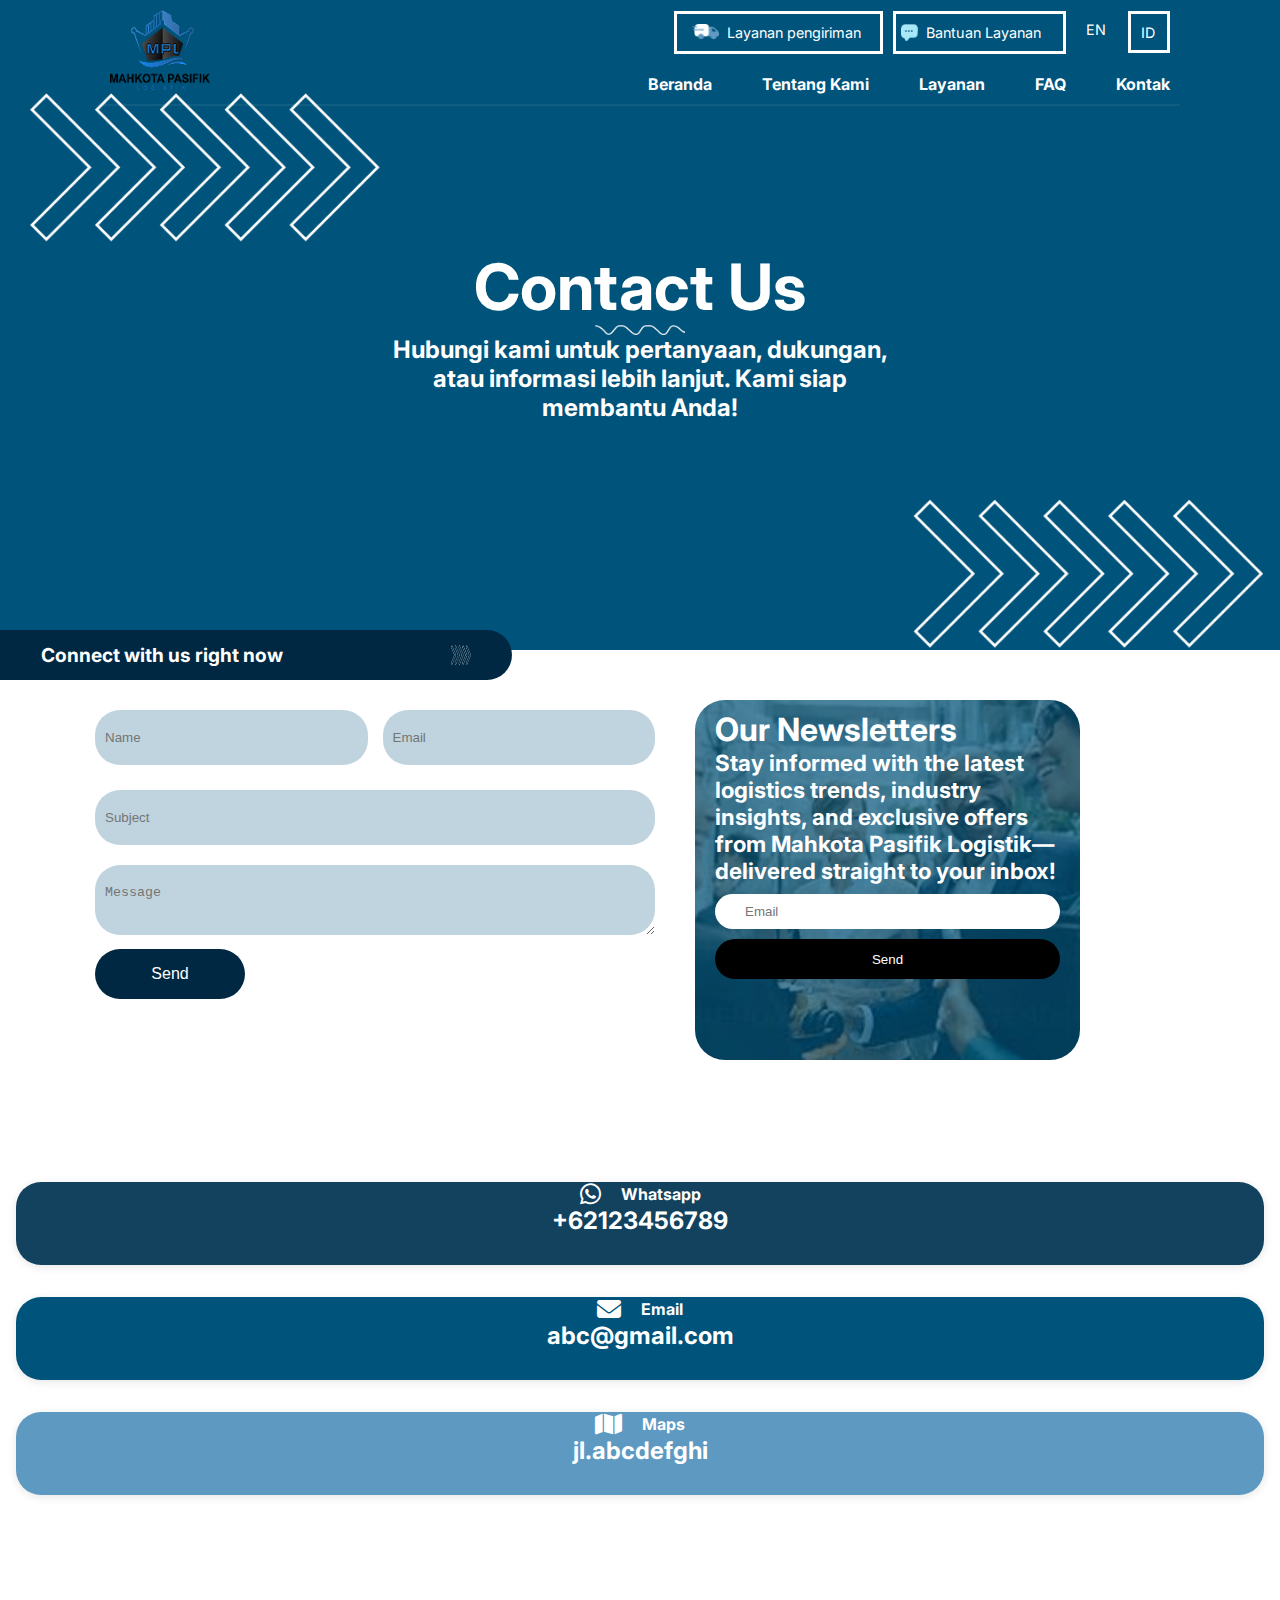
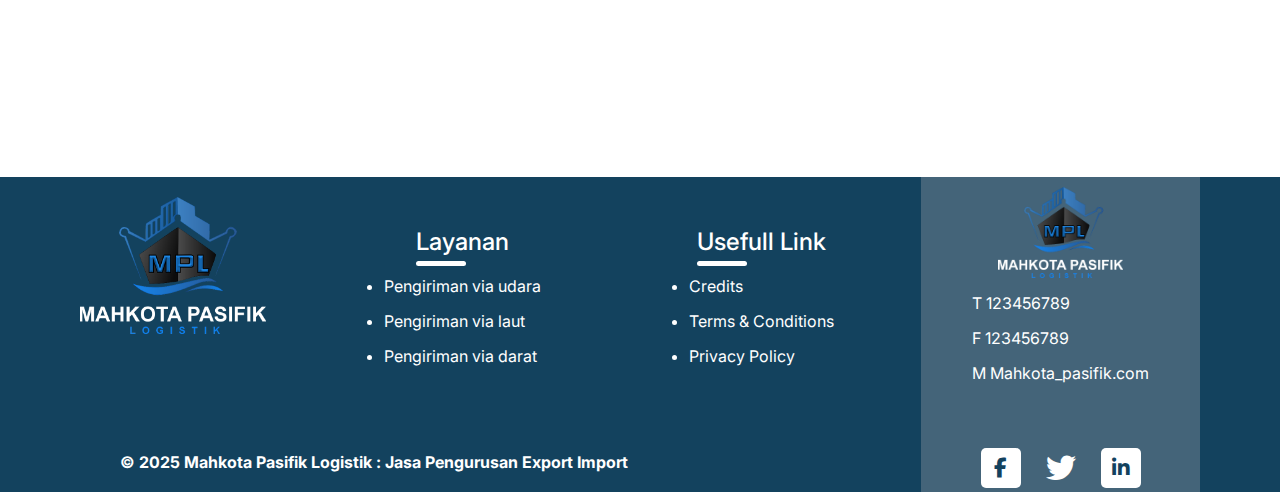
<file: contact.html>
<!DOCTYPE html>
<html lang="en">
<head>
    <meta charset="UTF-8">
    <meta name="viewport" content="width=device-width, initial-scale=1.0">
    <title>Contact</title>
    <link rel="stylesheet" href="Assets/Css/contact.css">
    <link rel="stylesheet" href="Assets/Css/global.css">
    <link rel="stylesheet" href="https://cdnjs.cloudflare.com/ajax/libs/font-awesome/6.7.2/css/all.min.css">
</head>
<body>
    <header class="header" id="header">
        <nav id="navbar">
            <div class="nav-logo">
                <img src="Assets/Image/logo.png" alt="">
            </div>
            <div class="nav-menu">
                <div class="nav-button">
                    <a class="btn-delivery"><img src="Assets/Image/layanan-pengiriman.png" alt="">Layanan pengiriman</a>
                    <a class="btn-message"><img src="Assets/Image/bantuan-layanan.png" alt="">Bantuan Layanan</a>
                    <a class="btn-translate">EN</a>
                    <a class="btn-translate active">ID</a>
                </div>
                <div class="nav-list">
                    <ul>
                        <li><a href="index.html" class="nav-link"><span>Beranda</span></a></li>
                        <li><a href="about.html" class="nav-link"><span>Tentang Kami</span></a></li>
                        <li><a href="service.html" class="nav-link"><span>Layanan</span></a></li>
                        <li><a href="FAQ.html" class="nav-link"><span>FAQ</span></a></li>
                        <li><a href="contact.html" class="nav-link"><span>Kontak</span></a></li>
                    </ul>
                </div>
            </div>
        </nav>
    </header>
    <section class="judul">
            <div class="contact-title">
                <div class="text-title">
                    <h1>Contact Us</h1>
                    <img src="Assets/Image/vektor.png" alt="vektor"/>
                    <h2>Hubungi kami untuk pertanyaan, dukungan, atau informasi lebih lanjut. Kami siap membantu Anda!</h2>
                </div>
            </div>
    </section>
    <div class="container-connect">
        <div class="connect">
            <p>Connect with us right now </p>
            <img src="Assets/Image/arrow.png" alt="panah"/>
        </div>
    </div>
    <section class="forms">
        <div class="from-contact">
            <div class="from-contact-left">
                <div class="from-header">
                    <input type="text" id="name" placeholder="Name">
                    <input type="email" id="email" placeholder="Email">
                </div>
                <div class="from-footer">
                    <input type="text" placeholder="Subject">
                    <textarea placeholder="Message"></textarea>
                    <button class="button1">Send</button>
                </div>
            </div>            
            <div class="from-contact-right">
                <div class="from-contact-right-content">
                    <h1>Our Newsletters</h1>
                    <h2>Stay informed with the latest logistics trends, industry insights, and exclusive offers from Mahkota Pasifik Logistik—delivered straight to your inbox!</h2>
                    <input type="email" placeholder="Email">
                    <button class="button2">Send</button>
                </div>
            </div>
        </div>
    </section>
    <section class="infromations">
        <div class="information">
            <div class="informasi-chat">
                <div class="whatsapp">
                    <div class="whatapptext">
                        <i class="fa-brands fa-whatsapp"></i>
                        <p>Whatsapp</p>
                    </div>
                    <h1>+62123456789</h1>
                </div>
                <div class="whatsapp" id="wa-2">
                    <div class="whatapptext">
                        <i class="fa-solid fa-envelope"></i>
                        <p>Email</p>
                    </div>
                    <h1>abc@gmail.com</h1>
                </div>
                <div class="whatsapp" id="wa-3">
                    <div class="whatapptext">
                        <i class="fa-solid fa-map"></i>
                        <p>Maps</p>
                    </div>
                    <h1>jl.abcdefghi</h1>
                </div>
            </div>
        </div>
        <div class="map">
            <iframe id="map" src="https://www.google.com/maps/embed?pb=!1m18!1m12!1m3!1d3966.500663421931!2d106.77312391017972!3d-6.197481843764301!2m3!1f0!2f0!3f0!3m2!1i1024!2i768!4f13.1!3m3!1m2!1s0x2e69f7850083e793%3A0xcdf63e99297af2d8!2sVilla%20Kebon%20Jeruk!5e0!3m2!1sid!2sid!4v1738220073248!5m2!1sid!2sid"  
            style="border:0;" 
            allowfullscreen="" 
            loading="lazy" 
            referrerpolicy="no-referrer-when-downgrade">
            </iframe>
        </div>
    </section>
    <footer class="footer">
        <div class="footer-container">
            <div class="row">
                <div class="row-img">
                    <img src="Assets/Image/logo_mpl.png" alt="logompl">
                </div>
                <div class="footer-col">
                    <h4>Layanan</h4>
                    <ul>
                        <li><a href="#">Pengiriman via udara</a></li>
                        <li><a href="#">Pengiriman via laut</a></li>
                        <li><a href="#">Pengiriman via darat</a></li>
                    </ul>
                </div>
                <div class="footer-col">
                    <h4>Usefull Link</h4>
                    <ul>
                        <li><a href="#">Credits</a></li>
                        <li><a href="#">Terms & Conditions</a></li>
                        <li><a href="#">Privacy Policy</a></li>
                    </ul>
                </div>
                <div class="footer-col" id="col2">
                    <img src="Assets/Image/logo_mpl.png" alt="logompl">
                    <ul>
                        <li><a href="#">T 123456789</a></li>
                        <li><a href="#">F 123456789</a></li>
                        <li><a href="#">M Mahkota_pasifik.com</a></li>
                    </ul>
                    <div class="social-icons">
                        <i class="fa-brands fa-facebook-f"></i>
                        <i class="fa-brands fa-twitter"></i>
                        <i class="fa-brands fa-linkedin-in"></i>
                    </div>
                </div>
            </div>
            <div class="line">
                <h1>© 2025 Mahkota Pasifik Logistik : Jasa Pengurusan Export Import</h1>
            </div>
        </div>
    </footer>
</body>
</html>
</file>
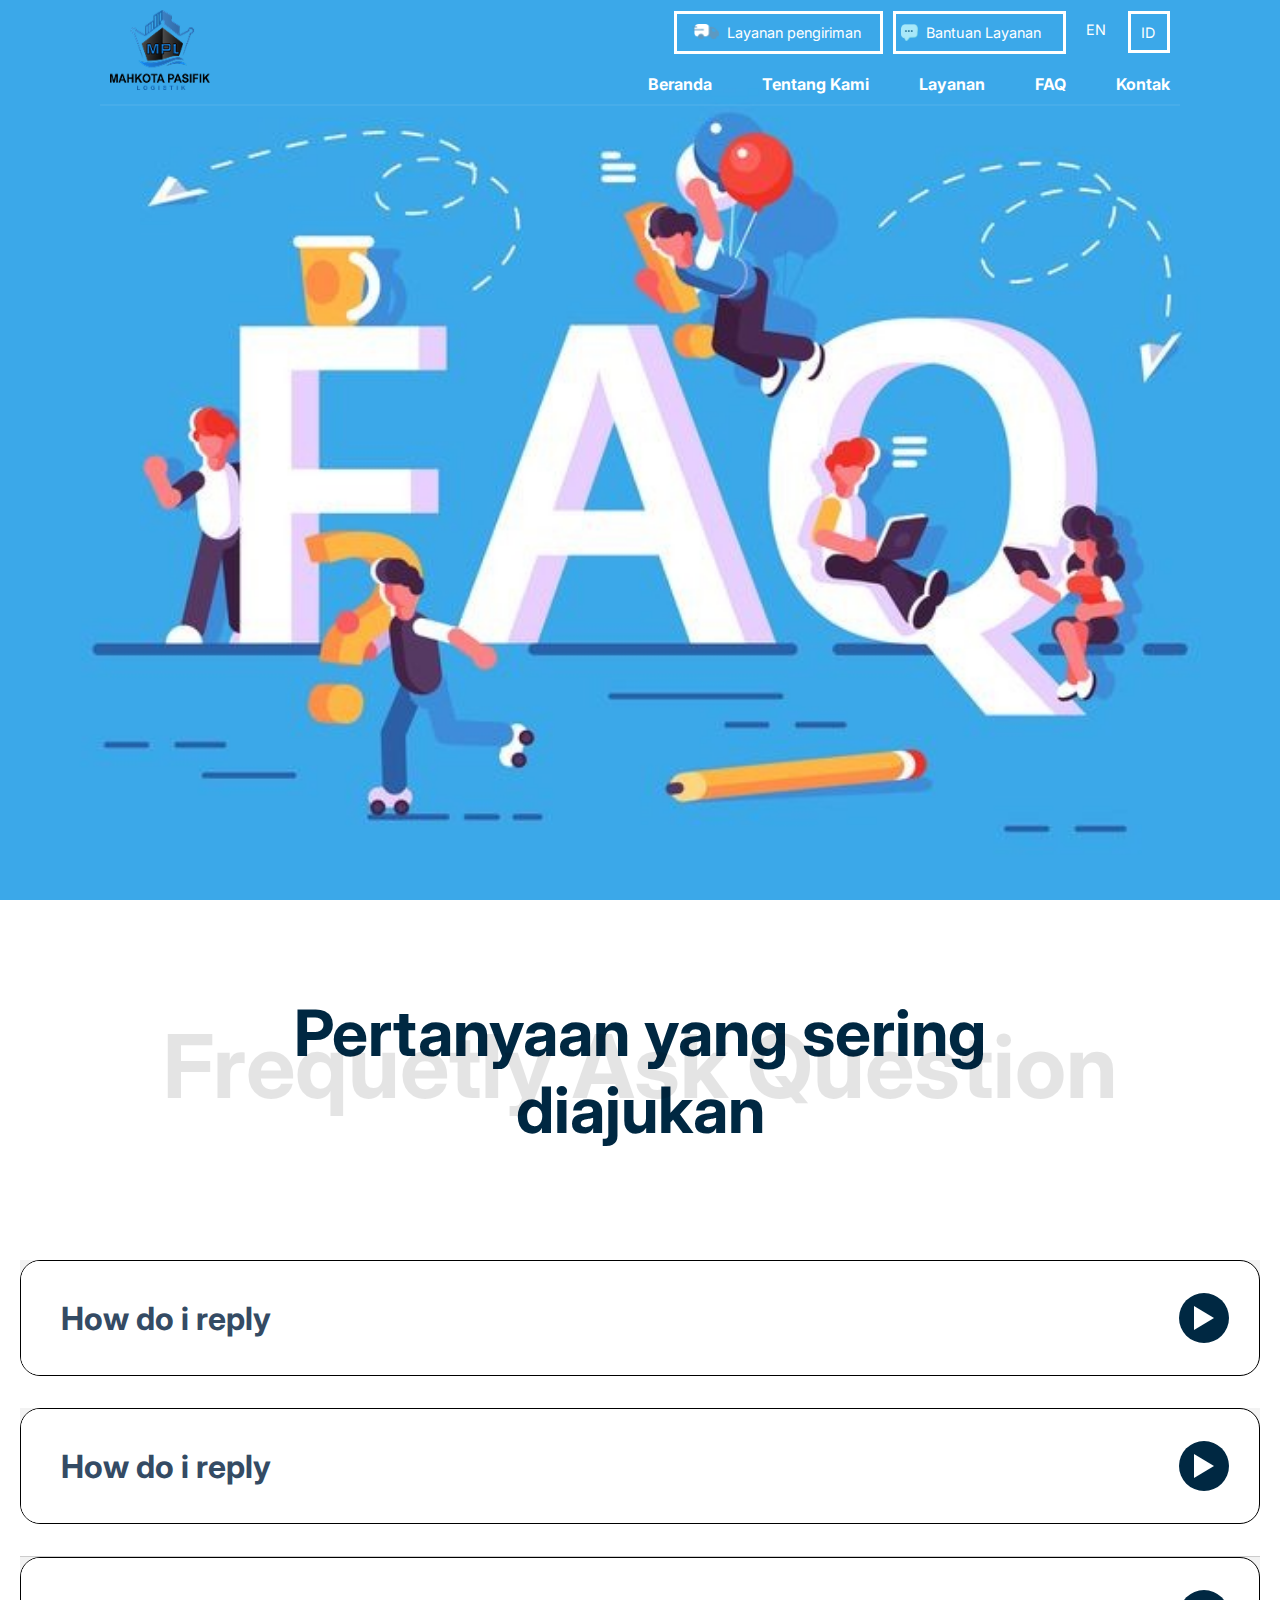
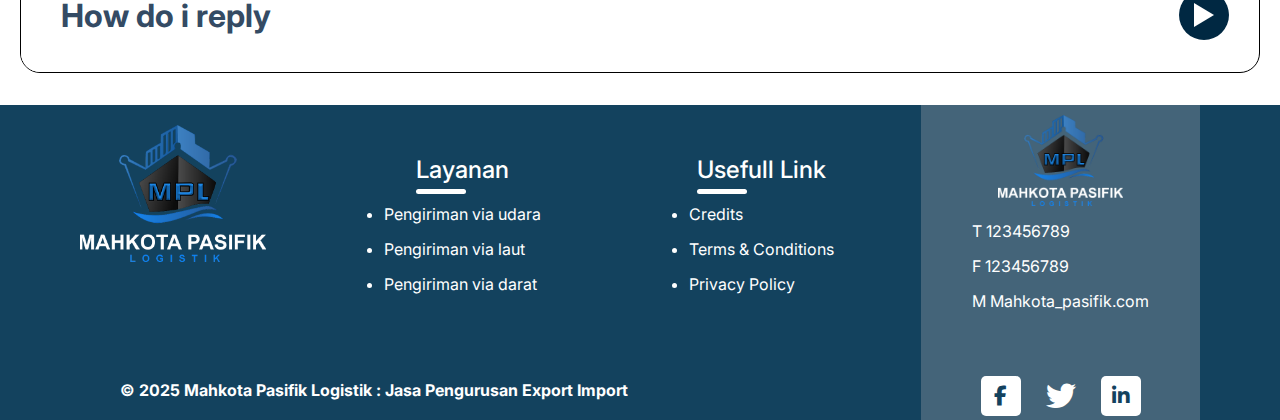
<file: FAQ.html>
<!DOCTYPE html>
<html lang="en">
<head>
    <meta charset="UTF-8">
    <meta name="viewport" content="width=device-width, initial-scale=1.0">
    <title>FAQ</title>
    <link rel="stylesheet" href="Assets/Css/faq.css">
    <link rel="stylesheet" href="Assets/Css/global.css">
    <link rel="stylesheet" href="https://cdnjs.cloudflare.com/ajax/libs/font-awesome/6.7.2/css/all.min.css">
</head>
<body>
    <header class="header" id="header">
        <nav id="navbar">
            <div class="nav-logo">
                <img src="Assets/Image/logo.png" alt="">
            </div>
            <div class="nav-menu">
                <div class="nav-button">
                    <a class="btn-delivery"><img src="Assets/Image/layanan-pengiriman.png" alt="">Layanan pengiriman</a>
                    <a class="btn-message"><img src="Assets/Image/bantuan-layanan.png" alt="">Bantuan Layanan</a>
                    <a class="btn-translate">EN</a>
                    <a class="btn-translate active">ID</a>
                </div>
                <div class="nav-list">
                    <ul>
                        <li><a href="index.html" class="nav-link"><span>Beranda</span></a></li>
                        <li><a href="about.html" class="nav-link"><span>Tentang Kami</span></a></li>
                        <li><a href="service.html" class="nav-link"><span>Layanan</span></a></li>
                        <li><a href="FAQ.html" class="nav-link"><span>FAQ</span></a></li>
                        <li><a href="contact.html" class="nav-link"><span>Kontak</span></a></li>
                    </ul>
                </div>
            </div>
        </nav>
    </header>
    <div class="faq-start"></div>
    <div class="faq-title">
        <h1>Frequetly Ask Question</h1>
        <p>Pertanyaan yang sering <br> diajukan</p>
    </div>
    <section class="faq-section">
        <ul class="faq">
            <li>
                <div class="q">
                    <span class="kotak"></span>
                    <span class="text-q">How do i reply</span>
                    <div class="arrow-box">
                        <span class="arrow"></span>
                    </div>
                </div>
                <div class="a">
                    <span class="kotak" id="kotak1"></span>
                    <span class="text-a">Lorem ipsum dolor, sit amet consectetur adipisicing elit. Adipisci ipsa quisquam dolores eum excepturi eaque quia. Eos alias, doloremque est rem illum saepe libero nostrum perferendis aliquam id ratione reprehenderit laboriosam dolores nemo. Saepe dolorum, quia quasi modi beatae enim, voluptas recusandae corrupti itaque quo voluptates, eius incidunt sapiente tempore facere? Assumenda sapiente blanditiis ipsum maxime doloribus odio optio adipisci quas, porro perferendis! Aliquam magni, natus modi provident maxime perspiciatis.</span>
                </div>
            </li>
            <li>
                <div class="q">
                    <span class="kotak"></span>
                    <span class="text-q">How do i reply</span>
                    <div class="arrow-box">
                        <span class="arrow"></span>
                    </div>
                </div>
                <div class="a">
                    <span class="kotak" id="kotak1"></span>
                    <span class="text-a">Lorem ipsum dolor sit amet consectetur adipisicing elit. Eaque quasi quaerat, eligendi iure laudantium repudiandae tempore, voluptas veniam mollitia commodi provident animi dignissimos, fugiat sapiente maiores! Neque culpa sed fugiat!</span>
                </div>
            </li>
            <li>
                <div class="q">
                    <span class="kotak"></span>
                    <span class="text-q">How do i reply</span>
                    <div class="arrow-box">
                        <span class="arrow"></span>
                    </div>
                </div>
                <div class="a">
                    <span class="kotak" id="kotak1"></span>
                    <span class="text-a">Lorem ipsum dolor sit amet consectetur adipisicing elit. Eaque quasi quaerat, eligendi iure laudantium repudiandae tempore, voluptas veniam mollitia commodi provident animi dignissimos, fugiat sapiente maiores! Neque culpa sed fugiat!</span>
                </div>
            </li>
        </ul>
    </section>
    <footer class="footer">
        <div class="footer-container">
            <div class="row">
                <div class="row-img">
                    <img src="Assets/Image/logo_mpl.png" alt="logompl">
                </div>
                <div class="footer-col">
                    <h4>Layanan</h4>
                    <ul>
                        <li><a href="#">Pengiriman via udara</a></li>
                        <li><a href="#">Pengiriman via laut</a></li>
                        <li><a href="#">Pengiriman via darat</a></li>
                    </ul>
                </div>
                <div class="footer-col">
                    <h4>Usefull Link</h4>
                    <ul>
                        <li><a href="#">Credits</a></li>
                        <li><a href="#">Terms & Conditions</a></li>
                        <li><a href="#">Privacy Policy</a></li>
                    </ul>
                </div>
                <div class="footer-col" id="col2">
                    <img src="Assets/Image/logo_mpl.png" alt="logompl">
                    <ul>
                        <li><a href="#">T  123456789</a></li>
                        <li><a href="#">F  123456789</a></li>
                        <li><a href="#">M  Mahkota_pasifik.com</a></li>
                    </ul>
                    <div class="social-icons">
                        <i class="fa-brands fa-facebook-f"></i>
                        <i class="fa-brands fa-twitter"></i>
                        <i class="fa-brands fa-linkedin-in"></i>
                    </div>
                </div>
            </div>
            <div class="line">
                <h1>© 2025 Mahkota Pasifik Logistik : Jasa Pengurusan Export Import</h1>
            </div>
        </div>
    </footer>
</body>
<script src="Assets/Js/faq.js"></script>
</html>
</file>
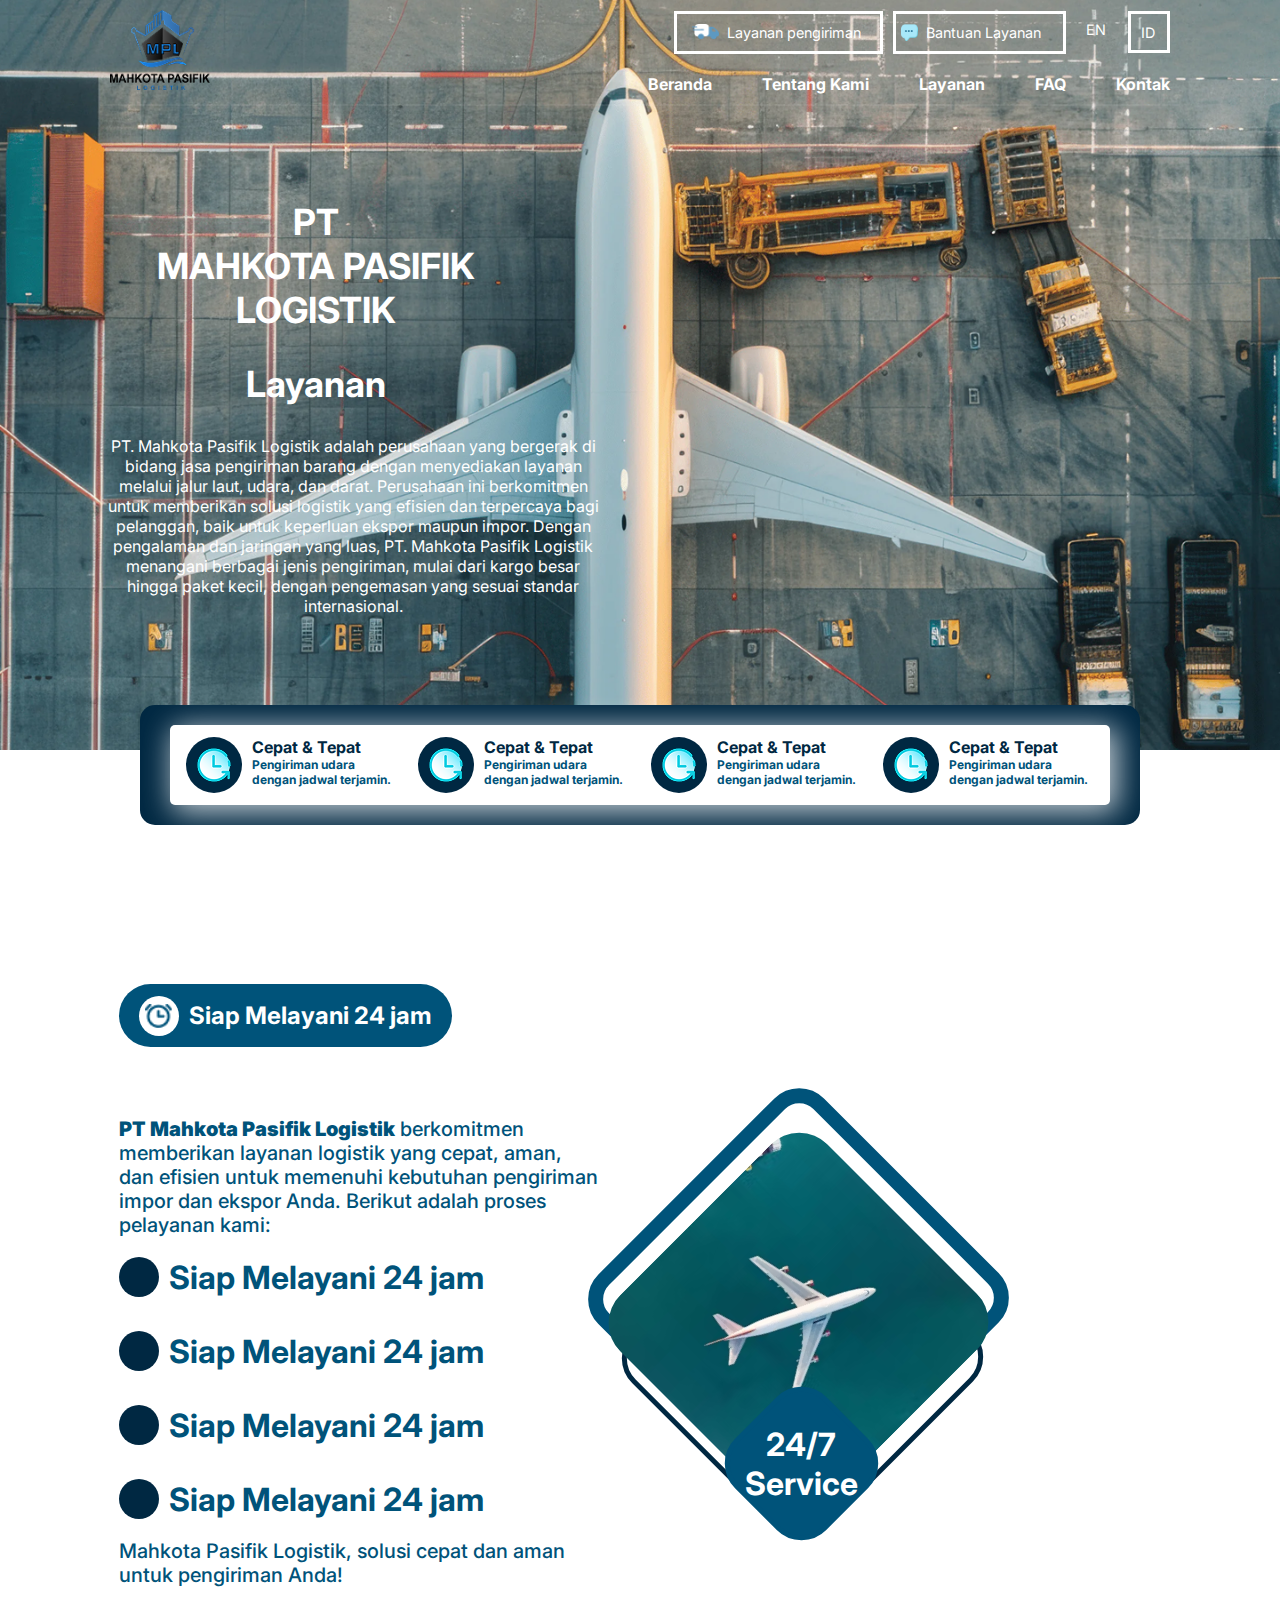
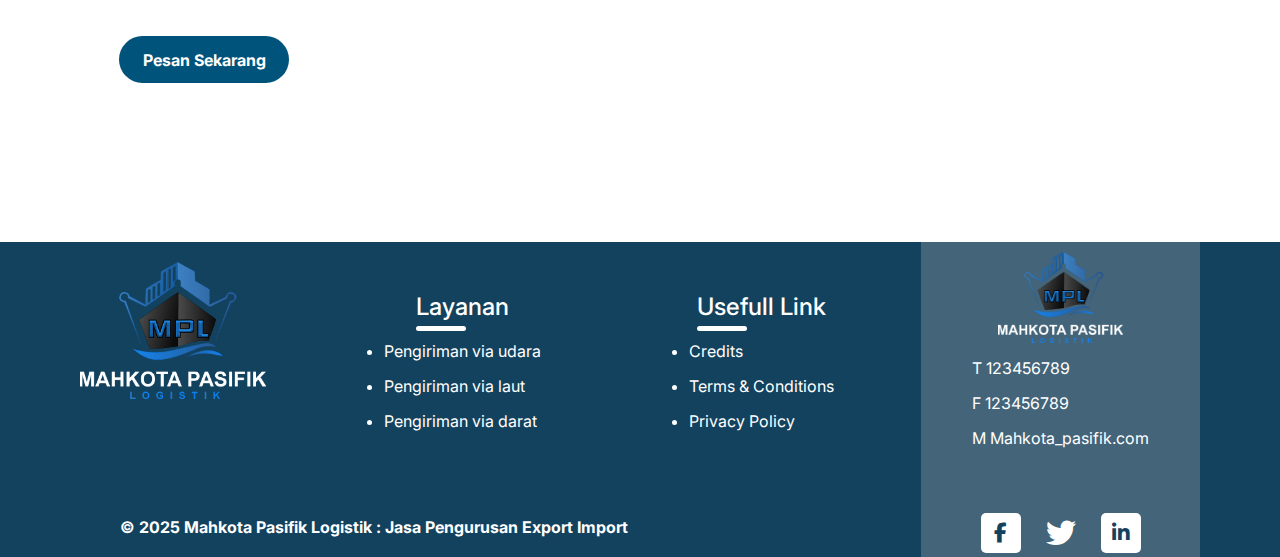
<file: service.html>
<!DOCTYPE html>
<html lang="en">

<head>
    <meta charset="UTF-8">
    <meta name="viewport" content="width=device-width, initial-scale=1.0">
    <title>Document</title>
    <link rel="stylesheet" href="Assets/Css/global.css">
    <link rel="stylesheet" href="Assets/Css/service.css">
    <link rel="stylesheet" href="https://cdnjs.cloudflare.com/ajax/libs/font-awesome/6.7.2/css/all.min.css">
</head>

<body>
    <header class="header" id="header">
        <nav id="navbar">
            <div class="nav-logo">
                <img src="Assets/Image/logo.png" alt="">
            </div>
            <div class="nav-menu">
                <div class="nav-button">
                    <a class="btn-delivery"><img src="Assets/Image/layanan-pengiriman.png" alt="">Layanan pengiriman</a>
                    <a class="btn-message"><img src="Assets/Image/bantuan-layanan.png" alt="">Bantuan Layanan</a>
                    <a class="btn-translate">EN</a>
                    <a class="btn-translate active">ID</a>
                </div>
                <div class="nav-list">
                    <ul>
                        <li><a href="index.html" class="nav-link"><span>Beranda</span></a></li>
                        <li><a href="about.html" class="nav-link"><span>Tentang Kami</span></a></li>
                        <li><a href="service.html" class="nav-link"><span>Layanan</span></a></li>
                        <li><a href="FAQ.html" class="nav-link"><span>FAQ</span></a></li>
                        <li><a href="contact.html" class="nav-link"><span>Kontak</span></a></li>
                    </ul>
                </div>
            </div>
        </nav>
    </header>
    <main>
        <section class="hero">
            <div class="hero-container">
                <h1>PT<br>MAHKOTA PASIFIK LOGISTIK</h1>
                <h1>Layanan</h1>
                <p>PT. Mahkota Pasifik Logistik adalah perusahaan yang bergerak di bidang jasa pengiriman barang dengan
                    menyediakan layanan melalui jalur laut, udara, dan darat. Perusahaan ini berkomitmen untuk
                    memberikan solusi logistik yang efisien dan terpercaya bagi pelanggan, baik untuk keperluan ekspor
                    maupun impor. Dengan pengalaman dan jaringan yang luas, PT. Mahkota Pasifik Logistik menangani
                    berbagai jenis pengiriman, mulai dari kargo besar hingga paket kecil, dengan pengemasan yang sesuai
                    standar internasional.</p>
            </div>
            <div class="service-stats">
            <div class="service-stats-content">
                <div class="service-stats-item">
                    <div class="service-stats-item-icon">
                        <img src="Assets/Image/Delivery Time.png" alt="">
                    </div>
                    <div class="service-stats-item-text">
                        <h3>Cepat & Tepat</h3>
                        <p>Pengiriman udara dengan jadwal terjamin.</p>
                    </div>
                </div>
                <div class="service-stats-item">
                    <div class="service-stats-item-icon">
                        <img src="Assets/Image/Delivery Time.png" alt="">
                    </div>
                    <div class="service-stats-item-text">
                        <h3>Cepat & Tepat</h3>
                        <p>Pengiriman udara dengan jadwal terjamin.</p>
                    </div>
                </div>
                <div class="service-stats-item">
                    <div class="service-stats-item-icon">
                        <img src="Assets/Image/Delivery Time.png" alt="">
                    </div>
                    <div class="service-stats-item-text">
                        <h3>Cepat & Tepat</h3>
                        <p>Pengiriman udara dengan jadwal terjamin.</p>
                    </div>
                </div>
                <div class="service-stats-item">
                    <div class="service-stats-item-icon">
                        <img src="Assets/Image/Delivery Time.png" alt="">
                    </div>
                    <div class="service-stats-item-text">
                        <h3>Cepat & Tepat</h3>
                        <p>Pengiriman udara dengan jadwal terjamin.</p>
                    </div>
                </div>
            </div>
        </div>
        </section>
        <section class="service">
            <div class="service-container">
                <div class="service-container-left">
                    <div class="service-container-left-header">
                        <div class="icon"><img src="Assets/Image/icon_header_service.png" alt=""></div>
                        <h1>Siap Melayani 24 jam</h1>
                    </div>
                    <div class="service-container-left-text">
                        <p><strong>PT Mahkota Pasifik Logistik</strong> berkomitmen memberikan layanan logistik yang
                            cepat, aman, dan
                            efisien untuk memenuhi kebutuhan pengiriman impor dan ekspor Anda. Berikut adalah proses
                            pelayanan kami:</p>
                        <ul>
                            <li class="list-item">
                                <div class="ellipse"></div>
                                <h1>Siap Melayani 24 jam</h1>
                            </li>
                            <li class="list-item">
                                <div class="ellipse"></div>
                                <h1>Siap Melayani 24 jam</h1>
                            </li>
                            <li class="list-item">
                                <div class="ellipse"></div>
                                <h1>Siap Melayani 24 jam</h1>
                            </li>
                            <li class="list-item">
                                <div class="ellipse"></div>
                                <h1>Siap Melayani 24 jam</h1>
                            </li>
                        </ul>
                        <p class="bottom-text">Mahkota Pasifik Logistik, solusi cepat dan aman untuk pengiriman Anda!</p>
                    </div>
                    <button>Pesan Sekarang</button>
                </div>
                <div class="service-container-right">
                    <div class="bottom-border"></div>
                    <div class="top-border">
                    <div class="image"> <img src="Assets/Image/service_image1.png" alt=""></div>
                    </div>
                    <div class="text-service"><p>24/7<br>Service</p></div>
                </div>
            </div>
        </section>
        
    </main>
    <footer class="footer">
        <div class="footer-container">
            <div class="row">
                <div class="row-img">
                    <img src="Assets/Image/logo_mpl.png" alt="logompl">
                </div>
                <div class="footer-col">
                    <h4>Layanan</h4>
                    <ul>
                        <li><a href="#">Pengiriman via udara</a></li>
                        <li><a href="#">Pengiriman via laut</a></li>
                        <li><a href="#">Pengiriman via darat</a></li>
                    </ul>
                </div>
                <div class="footer-col">
                    <h4>Usefull Link</h4>
                    <ul>
                        <li><a href="#">Credits</a></li>
                        <li><a href="#">Terms & Conditions</a></li>
                        <li><a href="#">Privacy Policy</a></li>
                    </ul>
                </div>
                <div class="footer-col" id="col2">
                    <img src="Assets/Image/logo_mpl.png" alt="logompl">
                    <ul>
                        <li><a href="#">T  123456789</a></li>
                        <li><a href="#">F  123456789</a></li>
                        <li><a href="#">M  Mahkota_pasifik.com</a></li>
                    </ul>
                    <div class="social-icons">
                        <i class="fa-brands fa-facebook-f"></i>
                        <i class="fa-brands fa-twitter"></i>
                        <i class="fa-brands fa-linkedin-in"></i>
                    </div>
                </div>
            </div>
            <div class="line">
                <h1>© 2025 Mahkota Pasifik Logistik : Jasa Pengurusan Export Import</h1>
            </div>
        </div>
    </footer>
    <script src="Assets/Js/script.js"></script>
</body>

</html>
</file>
<file: Assets/Css/contact.css>
@import url('https://fonts.googleapis.com/css2?family=Inter:ital,opsz,wght@0,14..32,100..900;1,14..32,100..900&family=Mulish:ital,wght@0,200..1000;1,200..1000&family=Space+Grotesk:wght@300..700&display=swap');
:root{
    --base-color: white;
    --text-color: #344B64;
    --secondary-text: black;
    --secondary-color: #00537A;
    --connect-color: #002842;
}
body{
    background-color: var(--base-color);
    margin: 0;
    padding: 0;
    font-family: inter;
}
.contact-title{
    background-image: url('../Image/COTANT2.png'); 
    background-size:cover; 
    background-position: center; 
    width: 100%;
    height: 100vh;
    display: flex;
    flex-direction: column;
    align-items: center;
    justify-content: center;
    color: var(--base-color);
}
.text-title{
    width: 40%;
    display: flex;
    flex-direction: column;
    align-items: center;
    margin-top: 75px;
}
.text-title h1{
    font-size: 5rem;
    margin: 0;
}
.text-title img{
    width: 200px;
    height: 30px;
}
.text-title h2{
    font-size: 1.55rem;
    text-align: center;
}
.container-connect{
    width: 100%;
    margin-top: -45px;
}
.connect{
    display: flex;
    flex-direction: row;
    width: 40%;
    height: 90px;
    background-color: var(--connect-color);
    align-items: center;
    justify-content: center;
    border-radius: 0 25px 25px 0;
}
.connect p{
    width: 80%;
    font-size: 2rem;
    font-weight: bold;
    color: var(--base-color);

}
.connect img{
    width: 50px;
    height: 50px;
}
.from-contact{
    width: 100%;
    height: 60vh;
    display: flex;
    flex-direction: row;
    margin-top: 40px;
    font-family: inter;
}
.from-contact-left {
    width: 56%; /* Pastikan lebar form tetap 65% */
    max-width: 600px; /* Batasi lebar maksimum agar tidak terlalu besar */
    margin: auto; 
    margin-right: 0px;
    margin-top: 0;/* Pusatkan di tengah */
    display: flex;
    flex-direction: column;
    gap: 15px; 
    padding: 0;
     
}

.from-header,
input[type="text"],
textarea {
    width: 100%; /* Pastikan semua memiliki lebar yang sama */
}

.from-header {
    display: flex;
    gap: 15px;
    width: 100%; /*calc(100% + 100px); */
}
.from-header input {
    flex: 1; 
    padding: 20px 0;
    border: none;
    border-radius: 25px;
    text-indent: 10px;
    background-color: rgba(0, 83, 122, 0.25); 
    margin-bottom: 0;
} 

input, textarea {
    padding: 20px 0px;
    border: none;
    border-radius: 25px;
    margin-top: 10px;
    margin-bottom: 10px;
    text-indent: 10px;
    background-color: rgba(0, 83, 122, 0.25); /* 0.5 = 50% transparan */

}

textarea {
    height: 120px; /* Buat input Message lebih tinggi */
    resize: vertical; /* Memungkinkan user mengubah tinggi textarea */
}

.button1 {
    padding: 10px 40px;
    background-color: #002842;
    color: white;
    border: none;
    cursor: pointer;
    border-radius: 25px;
    font-size: 1rem;
}
.from-contact-right{
    width: 44%;
    padding: 0;
    margin: 0;
}
.from-contact-right-content{
    background-image: url(../Image/gambar5.png);
    background-size:cover; 
    background-position: center;
    margin: 0 210px 50px 40px;
    padding: 0px 20px 20px;
    display: flex;
    flex-direction: column;
    border-radius: 30px;
}
.from-contact-right-content h1{
    margin: 0;
    padding-top: 10px;
    font-size: 2.4rem;
    color: white;
}
.from-contact-right-content h2{
    font-size: 1.5rem;
    padding-left: 0px ;
    color: white;
    margin-bottom: 10;
}
.from-contact-right-content input{
    border-radius: 30px;
    border: none;
    padding: 10px 0px;
    padding-left: 20px;
    text-align: start;
    margin-bottom: 10px;
    background-color: white;
}
.button2{
    border-radius: 30px;
    border: none;
    padding: 10px 0px 10px 0px;
    color: white;
    background-color: black;
}
.information{
    padding: 4rem 13rem;
    background-color: #fff;

}
.informasi-chat{
    display: grid;
    grid-template-columns: repeat(auto-fit, minmax(250px, 1fr));
    gap: 2rem;
    margin-top: 2rem;
}
.whatsapp{
    padding: 0 2.25rem;
    background-color: #13425E;
    border-radius: 25px;
    box-shadow: 0 2px 10px rgba(0, 0, 0, 0.1);
    text-align: center;
    transition: transform 0.3s;
    color: white;
    font-weight: bold;
    display: flex;
    flex-direction: column;
    align-items: start;
    justify-content: center;
}
.whatsapp h1{
    font-size: 2rem;
    margin: 0;
    margin-bottom: 30px;
}
.whatapptext{
    display: flex;
    flex-direction: row;
    align-items: center;
    justify-content: center;
    gap: 20px;
}
.whatapptext p{
    font-size: 2rem;
}
.whatapptext i {
    font-size: 2rem;
}
#wa-2{
    background-color: #00537A;
}
#wa-3{
    background-color: #5D99C1;
}
.map{
    padding: 1rem 4rem;
}
iframe{
    margin-top: 30px;
    width: 100%;
    height: 300px;
    border-radius: 30px;
}
@media (min-width: 300px) and (max-width: 409px){
    .contact-title{
        height: 200px;
    }
    .text-title{
        margin-top: 20px;
    }
    .text-title h1{
        font-size: 1.5rem;
    }
    .text-title img{
        width: 50px;
        height: 10px;
    }
    .text-title h2{
        font-size: .4rem;
        text-align: center;
    }
    .container-connect{
        width: 100%;
        margin-top: -20px;
    }
    .connect{
        height: 30px;
    }
    .connect p{
        width: 80%;
        font-size: .5rem;
    }
    .connect img{
        width: 20px;
        height: 20px;
    }
    .from-contact{
        margin-top: 0;
        height: 35vh;
    }
    .from-contact-right{
        display: none;
    }
    .from-contact-left {
        width: 100%;
        margin: auto; 
        margin-right: 0px;
        margin-top: 0;
        display: flex;
        flex-direction: column;
        gap: 15px; 
        padding: 0 20px; 
    }
    .from-header input {
        padding: 10px 0;
    } 
    
    input, textarea {
        padding: 10px 0px;
    }
    
    textarea {
        height: 70px;
    }
    
    .button1 {
        padding: 5px 20px;
    }
    .information{
        padding: 1rem 4rem;
        padding-top: 0;
    }
    .whatsapp{
        align-items: center;
        height: 120px;
    }
    .whatapptext p{
        font-size: 1rem;
    }
    .whatapptext i {
        font-size: 1.5rem;
    }
    .whatsapp h1{
        font-size: 1.5rem;
    }
    iframe{
        height: 200px;
    }
    .from-header input{
        width: 50%;
    }
}
@media (min-width: 410px) and (max-width: 499px){
    .contact-title{
        height: 250px;
    }
    .text-title{
        margin-top: 20px;
    }
    .text-title h1{
        font-size: 1.5rem;
    }
    .text-title img{
        width: 50px;
        height: 10px;
    }
    .text-title h2{
        font-size: .4rem;
        text-align: center;
    }
    .container-connect{
        width: 100%;
        margin-top: -20px;
    }
    .connect{
        height: 30px;
    }
    .connect p{
        width: 80%;
        font-size: .6rem;
    }
    .connect img{
        width: 20px;
        height: 20px;
    }
    .from-contact{
        margin-top: 0;
        height: 30vh;
    }
    .from-contact-right{
        display: none;
    }
    .from-contact-left {
        width: 100%;
        margin: auto; 
        margin-right: 0px;
        margin-top: 0;
        display: flex;
        flex-direction: column;
        gap: 15px; 
        padding: 0 20px; 
    }
    .from-header input {
        padding: 10px 0;
    } 
    
    input, textarea {
        padding: 10px 0px;
    }
    
    textarea {
        height: 70px;
    }
    
    .button1 {
        padding: 5px 20px;
    }
    .information{
        padding: 1rem 4rem;
        padding-top: 0;
    }
    .whatsapp{
        align-items: center;
        height: 120px;
    }
    .whatapptext p{
        font-size: 1rem;
    }
    .whatapptext i {
        font-size: 1.5rem;
    }
    .whatsapp h1{
        font-size: 1.5rem;
    }
    iframe{
        height: 200px;
    }
    .from-header input{
        width: 50%;
    }
}
@media (min-width: 500px) and (max-width: 599px){
    .contact-title{
        height: 300px;
    }
    .text-title{
        margin-top: 20px;
    }
    .text-title h1{
        font-size: 1.8rem;
    }
    .text-title img{
        width: 70px;
        height: 10px;
    }
    .text-title h2{
        font-size: .7rem;
        text-align: center;
    }
    .container-connect{
        width: 100%;
        margin-top: -20px;
    }
    .connect{
        height: 30px;
    }
    .connect p{
        width: 80%;
        font-size: .7rem;
    }
    .connect img{
        width: 20px;
        height: 20px;
    }
    .from-contact{
        margin-top: 0;
        height: 35vh;
    }
    .from-contact-right{
        display: none;
    }
    .from-contact-left {
        width: 100%;
        margin: auto; 
        margin-right: 0px;
        margin-top: 0;
        display: flex;
        flex-direction: column;
        gap: 15px; 
        padding: 0 20px; 
    }
    .from-header input {
        padding: 10px 0;
    } 
    
    input, textarea {
        padding: 10px 0px;
    }
    
    textarea {
        height: 70px;
    }
    
    .button1 {
        padding: 5px 20px;
    }
    .information{
        padding: 1rem 4rem;
        padding-top: 0;
    }
    .informasi-chat{
        display: flex;
        flex-direction: column;
    }
    .whatsapp{
        align-items: center;
        height: 120px;
    }
    .whatapptext p{
        font-size: 1rem;
    }
    .whatapptext i {
        font-size: 1.5rem;
    }
    .whatsapp h1{
        font-size: 1.5rem;
    }
    iframe{
        height: 200px;
    }
    .from-header input{
        width: 50%;
    }
}
@media (min-width: 600px) and (max-width: 749px){
    .contact-title{
        height: 380px;
    }
    .text-title{
        margin-top: 20px;
    }
    .text-title h1{
        font-size: 2.5rem;
    }
    .text-title img{
        width: 85px;
        height: 10px;
    }
    .text-title h2{
        font-size: 1rem;
        text-align: center;
    }
    .container-connect{
        width: 100%;
        margin-top: -20px;
    }
    .connect{
        height: 30px;
    }
    .connect p{
        width: 80%;
        font-size: .9rem;
    }
    .connect img{
        width: 20px;
        height: 20px;
    }
    .from-contact{
        margin-top: 20px;
        height: 30vh;
    }
    .from-contact-right{
        width: 50%;
    }
    .from-contact-right-content{
        margin: 20px;
        margin-top: 0;
    }
    .from-contact-right-content h1{
        font-size: 1.5rem;
    }
    .from-contact-right-content h2{
        font-size: .8rem;
    }
    .from-contact-left {
        width: 100%;
        margin: auto; 
        margin-right: 0px;
        margin-top: 0;
        display: flex;
        flex-direction: column;
        gap: 15px; 
        padding: 0 20px; 
    }
    .from-header input {
        padding: 10px 0;
    } 
    
    input, textarea {
        padding: 10px 0px;
    }
    
    textarea {
        height: 70px;
    }
    
    .button1 {
        padding: 5px 20px;
    }
    .information{
        padding: 1rem 4rem;
        padding-top: 0;
    }
    .informasi-chat{
        display: flex;
        flex-direction: column;
    }
    .whatsapp{
        align-items: center;
        height: 120px;
    }
    .whatapptext p{
        font-size: 1rem;
    }
    .whatapptext i {
        font-size: 1.5rem;
    }
    .whatsapp h1{
        font-size: 1.5rem;
    }
    iframe{
        height: 200px;
    }
    .from-header input{
        width: 50%;
    }
}
@media (min-width: 750px) and (max-width: 899px){
    .contact-title{
        height: 450px;
    }
    .text-title{
        margin-top: 20px;
    }
    .text-title h1{
        font-size: 2.5rem;
    }
    .text-title img{
        width: 85px;
        height: 10px;
    }
    .text-title h2{
        font-size: 1rem;
        text-align: center;
    }
    .container-connect{
        width: 100%;
        margin-top: -20px;
    }
    .connect{
        height: 30px;
    }
    .connect p{
        width: 80%;
        font-size: 1rem;
    }
    .connect img{
        width: 20px;
        height: 20px;
    }
    .from-contact{
        margin-top: 20px;
        height: 25vh;
    }
    .from-contact-right{
        width: 50%;
    }
    .from-contact-right-content{
        margin: 20px;
        margin-top: 0;
    }
    .from-contact-right-content h1{
        font-size: 1.5rem;
    }
    .from-contact-right-content h2{
        font-size: .8rem;
    }
    .from-contact-left {
        width: 100%;
        margin: auto; 
        margin-right: 0px;
        margin-top: 0;
        display: flex;
        flex-direction: column;
        gap: 15px; 
        padding: 0 20px; 
    }
    .from-header input {
        padding: 10px 0;
    } 
    
    input, textarea {
        padding: 10px 0px;
    }
    
    textarea {
        height: 70px;
    }
    
    .button1 {
        padding: 5px 20px;
    }
    .information{
        padding: 1rem 8rem;
        padding-top: 0;
    }
    .informasi-chat{
        display: flex;
        flex-direction: column;
    }
    .whatsapp{
        align-items: center;
        height: 170px;
    }
    .whatapptext p{
        font-size: 2rem;
    }
    .whatapptext i {
        font-size: 1.9rem;
    }
    .whatsapp h1{
        font-size: 1.9rem;
    }
    iframe{
        height: 200px;
    }
    .from-header input{
        width: 50%;
    }
}
@media (min-width: 900px) and (max-width: 1050px){
    .contact-title{
        height: 650px;
    }
    .text-title{
        margin-top: 20px;
    }
    .text-title h1{
        font-size: 4rem;
    }
    .text-title img{
        width: 90px;
        height: 10px;
    }
    .text-title h2{
        font-size: 1.5rem;
        text-align: center;
    }
    .container-connect{
        width: 100%;
        margin-top: -20px;
    }
    .connect{
        height: 50px;
    }
    .connect p{
        width: 80%;
        font-size: 1.2rem;
    }
    .connect img{
        width: 20px;
        height: 20px;
    }
    .from-contact{
        margin-top: 20px;
        height: 22vh;
        padding-left: 20px;
    }
    .from-contact-right{
        width: 50%;
    }
    .from-contact-right-content{
        width: 60%;
        margin: 20px;
        margin-top: 0;
        margin-bottom: 0;
        margin-right: 150px;
        height: 90%;
    }
    .from-contact-right-content h1{
        font-size: 1.3rem;
    }
    .from-contact-right-content h2{
        font-size: .9rem;
    }
    .from-contact-left {
        width: 100%;
        margin: auto; 
        margin-right: 0px;
        margin-top: 0;
        margin-bottom: 0;
        display: flex;
        flex-direction: column;
        gap: 15px; 
        padding: 0 20px; 
    }
    .from-header input {
        padding: 10px 0;
    } 
    input, textarea {
        padding: 10px 0px;
    }
    
    textarea {
        height: 70px;
    }
    
    .button1 {
        padding: 5px 20px;
        width: 150px;
        height: 40px;
    }
    .button2{
        height: 40px;

    }
    .information{
        padding: 1rem 8rem;
        padding-top: 0;
    }
    .informasi-chat{
        display: flex;
        flex-direction: column;
    }
    .whatsapp{
        align-items: center;
        height: 170px;
    }
    .whatapptext p{
        font-size: 2rem;
    }
    .whatapptext i {
        font-size: 1.9rem;
    }
    .whatsapp h1{
        font-size: 1.9rem;
    }
    iframe{
        height: 200px;
    }
    .from-header input{
        width: 50%;
    }
}
@media (min-width: 1051px) and (max-width: 1199px){
    .contact-title{
        height: 650px;
    }
    .text-title{
        margin-top: 20px;
    }
    .text-title h1{
        font-size: 4rem;
    }
    .text-title img{
        width: 90px;
        height: 10px;
    }
    .text-title h2{
        font-size: 1.5rem;
        text-align: center;
    }
    .container-connect{
        width: 100%;
        margin-top: -20px;
    }
    .connect{
        height: 50px;
    }
    .connect p{
        width: 80%;
        font-size: 1.2rem;
    }
    .connect img{
        width: 20px;
        height: 20px;
    }
    .from-contact{
        margin-top: 20px;
        height: 50vh;
        padding-left: 20px;
    }
    .from-contact-right{
        width: 50%;
    }
    .from-contact-right-content{
        width: 60%;
        margin: 20px;
        margin-top: 0;
        margin-bottom: 0;
        margin-right: 150px;
        height: 90%;
    }
    .from-contact-right-content h1{
        font-size: 1.3rem;
    }
    .from-contact-right-content h2{
        font-size: .9rem;
    }
    .from-contact-left {
        width: 100%;
        margin: auto; 
        margin-right: 0px;
        margin-top: 0;
        margin-bottom: 0;
        display: flex;
        flex-direction: column;
        gap: 15px; 
        padding: 0 20px; 
    }
    .from-header input {
        padding: 10px 0;
    } 
    input, textarea {
        padding: 10px 0px;
    }
    
    textarea {
        height: 70px;
    }
    
    .button1 {
        padding: 5px 20px;
        width: 150px;
        height: 40px;
    }
    .button2{
        height: 40px;

    }
    .information{
        padding: 1rem;
        padding-top: 0;
    }
    .informasi-chat{
        display: flex;
        flex-direction: column;
    }
    .whatsapp{
        align-items: center;
    }
    .whatapptext p{
        font-size: 1rem;
    }
    .whatapptext i {
        font-size: 1.5rem;
    }
    .whatsapp h1{
        font-size: 1.5rem;
    }
    iframe{
        height: 200px;
    }
    .from-header input{
        width: 50%;
    }
}
@media (min-width: 1200px) and (max-width: 1280px){
    .contact-title{
        height: 650px;
    }
    .text-title{
        margin-top: 20px;
    }
    .text-title h1{
        font-size: 4rem;
    }
    .text-title img{
        width: 90px;
        height: 10px;
    }
    .text-title h2{
        font-size: 1.5rem;
        text-align: center;
    }
    .container-connect{
        width: 100%;
        margin-top: -20px;
    }
    .connect{
        height: 50px;
    }
    .connect p{
        width: 80%;
        font-size: 1.2rem;
    }
    .connect img{
        width: 20px;
        height: 20px;
    }
    .from-contact{
        margin-top: 20px;
        height: 50vh;
        padding-left: 70px;
    }
    .from-contact-right{
        width: 50%;
    }
    .from-contact-right-content{
        margin: 20px;
        margin-top: 0;
        margin-right: 200px;
        height: 80%;
    }
    .from-contact-right-content h1{
        font-size: 2rem;
    }
    .from-contact-right-content h2{
        font-size: 1.4rem;
    }
    .from-contact-left {
        width: 100%;
        margin: auto; 
        margin-right: 0px;
        margin-top: 0;
        margin-bottom: 0;
        display: flex;
        flex-direction: column;
        gap: 15px; 
        padding: 0 20px; 
    }
    .from-header input {
        padding: 20px 0;
    } 
    input, textarea {
        padding: 20px 0px;
    }
    
    textarea {
        height: 70px;
    }
    
    .button1 {
        padding: 5px 20px;
        width: 150px;
        height: 50px;
    }
    .button2{
        height: 40px;

    }
    .information{
        padding: 1rem;
        padding-top: 0;
    }
    .informasi-chat{
        display: flex;
        flex-direction: column;
    }
    .whatsapp{
        align-items: center;
    }
    .whatapptext p{
        font-size: 1rem;
    }
    .whatapptext i {
        font-size: 1.5rem;
    }
    .whatsapp h1{
        font-size: 1.5rem;
    }
    iframe{
        height: 200px;
    }
    .from-header input{
        width: 50%;
    }
}
</file>
<file: Assets/Css/global.css>
@import url('https://fonts.googleapis.com/css2?family=Inter:ital,opsz,wght@0,14..32,100..900;1,14..32,100..900&family=Mulish:ital,wght@0,200..1000;1,200..1000&family=Space+Grotesk:wght@300..700&display=swap');

:root {
    /*========== Colors ==========*/
    --white-color: hsl(0, 0%, 100%);
    --primary-color: #13425E;

    /*========== Font weight ==========*/
    --font-regular: 400;
    --font-medium: 500;
}

* {
    box-sizing: border-box;
    padding: 0;
    margin: 0;
}

body {
    width: 100%;
    font-family: Inter;
    background-color: #ffffff;
}

header{
    position: absolute;
    padding: 0px 40px;
    width: 100%;
    top: 0;
    left: 0;
    background-color: transparent;
    z-index: 999;
    display: flex;
    justify-content: center;
    align-items: center;
}
.scroll-header {
    background-color: #13425E;
    box-shadow: 0 2px 4px rgba(0, 0, 0, 0.1);
    animation: slideFromTop 0.5s linear;
    border-bottom: none;
}
.scroll-navbar{
    border-bottom: none;
}
nav{
    position: relative;
    width: 90%;
    height: max-content;
    display: flex;
    justify-content: space-between;
    align-items: center;
    padding: 10px 10px 10px 10px;
    border-bottom: 2px solid #ffffff10;
}
.nav-logo img{
    width: 100px;
    height: 80px;
}
.nav-menu{
    display: flex;
    flex-direction: column;
    align-items: end;
}
.nav-button{
    display: flex;
    flex-direction: row;
    gap: 10px;
}
.btn-delivery{
    width: 209px;
    display: flex;
    align-items: center;
    gap: 8px; /* Jarak antara ikon dan teks */
    background: transparent;
    border: 3px solid white;
    color: white;
    padding: 10px 15px;
    font-size: .9rem;
    cursor: pointer;
    transition: all 0.3s ease;
}
.btn-message{
    width: 173px;
    display: flex;
    align-items: center;
    gap: 8px; /* Jarak antara ikon dan teks */
    background: transparent;
    border: 3px solid white;
    color: white;
    padding: 10px 5px;
    font-size: .9rem;
    cursor: pointer;
    transition: all 0.3s ease;
}
.btn-message img{
    width: 17px; /* Sesuaikan ukuran ikon */
    height: 17px;
}
.btn-delivery img{
    width: 27px; /* Sesuaikan ukuran ikon */
    height: 16px;
}
.btn-translate{
    width: 42px;
    height: 42px;
    background: transparent;
    border: none;
    color: white;
    padding: 10px;
    font-size: .9rem;
    cursor: pointer;
    transition: all 0.3s ease;
}
.btn-translate.active{
    border: 3px solid white;
}
.nav-list{
    margin-top: 20px;
}
.nav-list ul{
    list-style: none;
    display: flex;
    flex-direction: row;
    color: #fff;
    gap: 50px;
}
.nav-list ul li a{
    text-decoration: none;
    color: white;
    font-weight: bold;
}
.nav-list ul li a{
    text-decoration: none;
    color: white;
    font-weight: bold;
    
}
.nav-list ul li a:hover{
    color: white;
    font-weight: bold;
}
.nav-link span{
    position: relative;
    transition: margin .4s; 
    
}
.nav-link span::after{
    content: '';
    position: absolute;
    left: 0;
    bottom: -12px;
    width: 0%;
    height: 3px;
    opacity: 0;
    background-color: white;
    transition: width .4s ease-out;
}
.nav-link:hover span::after{
    width: 100%;
    opacity: 1;
    transition: width .4s ease-out;
}
@media (min-width: 300px) and (max-width: 600px)     {
    header{
        padding: 0px 10px;
    }
    nav{
        padding: 10px 10px 5px 10px;
        border-bottom: 2px solid #ffffff10;
    }
    .nav-logo img{
        width: 42px;
        height: 31px;
    }
    .btn-delivery{
        width: 73px;
        display: flex;
        align-items: center;
        gap: 8px; /* Jarak antara ikon dan teks */
        background: transparent;
        border: 1px solid white;
        color: white;
        padding: 1px;
        font-size: .3rem;
        cursor: pointer;
        transition: all 0.3s ease;
    }
    .btn-message{
        width: 53px;
        display: flex;
        align-items: center;
        gap: 2px; /* Jarak antara ikon dan teks */
        background: transparent;
        border: 1px solid white;
        color: white;
        padding: 1px;
        font-size: .3rem;
        cursor: pointer;
        transition: all 0.3s ease;
    }
    .btn-message img{
        width: 7px; /* Sesuaikan ukuran ikon */
        height: 7px;
    }
    .btn-delivery img{
        width: 12px; /* Sesuaikan ukuran ikon */
        height: 6px;
    }
    .btn-translate{
        width: 12px;
        height: 12px;
        background: transparent;
        border: none;
        color: white;
        padding: 2px;
        font-size: .4rem;
        cursor: pointer;
        transition: all 0.3s ease;
    }
    .btn-translate.active{
        border: 1px solid white;
    }
    .nav-list ul{
        gap: 10px;
    }
    .nav-list{
        height: 20px;
        margin-top: 5px;
    }
    .nav-list ul li a:hover{
        color: white;
        font-weight: bold;
    }
    .nav-link span{
        position: relative;
        transition: margin .4s; 
        font-size: .5rem;;
    }
}
@media (min-width: 600px) and (max-width: 1030px)     {
    header{
        padding: 0px 10px;
    }
    nav{
        padding: 10px 10px 5px 10px;
        border-bottom: 2px solid #ffffff10;
    }
    .nav-logo img{
        width: 42px;
        height: 31px;
    }
    .btn-delivery{
        width: 73px;
        display: flex;
        align-items: center;
        gap: 8px; /* Jarak antara ikon dan teks */
        background: transparent;
        border: 1px solid white;
        color: white;
        padding: 1px;
        font-size: .3rem;
        cursor: pointer;
        transition: all 0.3s ease;
    }
    .btn-message{
        width: 53px;
        display: flex;
        align-items: center;
        gap: 2px; /* Jarak antara ikon dan teks */
        background: transparent;
        border: 1px solid white;
        color: white;
        padding: 1px;
        font-size: .3rem;
        cursor: pointer;
        transition: all 0.3s ease;
    }
    .btn-message img{
        width: 7px; /* Sesuaikan ukuran ikon */
        height: 7px;
    }
    .btn-delivery img{
        width: 12px; /* Sesuaikan ukuran ikon */
        height: 6px;
    }
    .btn-translate{
        width: 12px;
        height: 12px;
        background: transparent;
        border: none;
        color: white;
        padding: 2px;
        font-size: .4rem;
        cursor: pointer;
        transition: all 0.3s ease;
    }
    .btn-translate.active{
        border: 1px solid white;
    }
    .nav-list ul{
        gap: 10px;
    }
    .nav-list{
        height: 20px;
        margin-top: 5px;
    }
    .nav-list ul li a:hover{
        color: white;
        font-weight: bold;
    }
    .nav-link span{
        position: relative;
        transition: margin .4s; 
        font-size: .5rem;;
    }
}
/* FOOTER */
.footer-container{
    width: 100%;
    height: 35vh;
}
.row{
    width: 100%;
    height: 100%;
    display: flex;
    flex-direction: row;
    background-color: #13425E;
    padding: 3rem 5rem;
    padding-top: 0;
    padding-bottom: 0;
}
.row-img{
    width: 20%;
}
.row-img img{
    width: 186px;
    height: 137px;
    margin-top: 20px;

}
.footer-col{
    width: 25%;
    display: flex;
    flex-direction: column;
    align-items: center;
    margin-left: 20px;
    margin-top: 50px;
}
.footer-col ul {
    margin-top: 10px;
}
.footer-col li {
    margin-bottom: 15px;
    gap: 25px;
}
li::marker {
    color: rgb(255, 255, 255);
    font-size: 1em; 
  }
.footer-col h4{
    font-size: 1.5rem;
    color: white;
    text-transform: capitalize;
    margin-bottom: 10px;
    font-weight: 500;
    position: relative;
}
.footer-col h4::before{
    content: '';
    position: absolute;
    left: 0;
    bottom: -10px;
    background-color: white;
    height: 5px;
    box-sizing: border-box;
    width: 50px;
    border-radius: 10px;
}
.footer-col a{
    font-size: 1rem;
    color: white;
    margin-top: 10px;
    text-decoration: none;
}
.footer-col img{
    width: 125px;
    height: 91px;
    margin-top: 10px;
}
#col2 ul li {
    margin-top: 5px;
    list-style: none;
}
.social-icons{
    margin-top: 50px;
    gap: 20px;
    display: flex;
    flex-direction: row;
    align-items: center;
    justify-content: center;
}
.social-icons i {
    width: 40px;
    height: 40px;
    font-size: 20px;
    color: #13425E; 
    background-color: white; 
    display: flex; 
    align-items: center; 
    justify-content: center;
    border-radius: 5px; 
}
.social-icons i:nth-child(2) {
    background-color: transparent;
    color: white;
    font-size: 30px;
}

#col2 {
    background-color: #446479;
    z-index: 2;
    margin-left: 20px;
    margin-top: 0;
}
.line{
    display: flex;
    flex-direction: column;
    color: white;
    font-size: .5rem;
    margin-top: -40px;
    z-index: 1;
    text-indent: 120px;
}
.line-f{
    width: 100%;
    height: 2px;
    background-color: rgba(197, 197, 197, 0.75);
}
@media (min-width: 300px) and (max-width: 400px){
    .footer-container{
        height: 25vh;
    }
    .row{
        padding: 0px;
        padding-bottom: 0;
        padding-top: 0;
        height: 100%;
    }
    .row-img img{
        width:50px;
        height:40px;
        margin-top: 10px;
        padding-left: 10px;
    }
    .footer-col{
        margin-top: 15px;
    }
    #col2 {
        margin-top: 0;
    }
    .footer-col h4{
        font-size: .7rem;
    }
    .footer-col h4::before{
        height: 3px;
        width: 55px;
    }
    .footer-col a{
        font-size: .4rem;
        margin-top: 10px;
        margin-top: 0;
    }
    .footer-col ul{
        padding-left: 0;
        margin-top: 5px;
        margin-bottom: 5px;
    }
    ul li{
        line-height: .6;
    }
    .footer-col img{
        width: 50px;
        height: 40px;
    }
    .social-icons{
        gap: 10px;
        margin-top: 10px;
    }
    .social-icons i{
        width: 15px;
        height: 15px;
        font-size: 10px;
    }
    .social-icons i:nth-child(2) {
        font-size: 15px;
    }
    .line{
        margin-top: -20px;
        font-size: .2rem;
        text-indent: 20px;
    }
    #col2{
        margin-left: 0;
        width: 25%;
    }
    #col2 li{
        margin-bottom: 5px;
    }
}
@media (min-width: 401px) and (max-width: 500px){
    .footer-container{
        height: 22vh;
    }
    .row{
        padding: 0px;
        padding-bottom: 0;
        padding-top: 0;
        height: 100%;
    }
    .row-img img{
        width:50px;
        height:40px;
        margin-top: 10px;
        padding-left: 10px;
    }
    .footer-col{
        margin-top: 15px;
    }
    #col2 {
        margin-top: 0;
    }
    .footer-col h4{
        font-size: .7rem;
    }
    .footer-col h4::before{
        height: 3px;
        width: 55px;
    }
    .footer-col a{
        font-size: .4rem;
        margin-top: 10px;
        margin-top: 0;
    }
    .footer-col ul{
        padding-left: 0;
        margin-top: 5px;
        margin-bottom: 5px;
    }
    ul li{
        line-height: .6;
    }
    .footer-col img{
        width: 50px;
        height: 40px;
    }
    .social-icons{
        gap: 10px;
        margin-top: 10px;
    }
    .social-icons i{
        width: 15px;
        height: 15px;
        font-size: 10px;
    }
    .social-icons i:nth-child(2) {
        font-size: 15px;
    }
    .line{
        margin-top: -20px;
        font-size: .2rem;
        text-indent: 20px;
    }
    #col2{
        margin-left: 0;
        width: 25%;
    }
    #col2 li{
        margin-bottom: 5px;
    }
}
@media (min-width: 501px) and (max-width: 700px){
    .footer-container{
        height: 28vh;
    }
    .row{
        padding: 20px;
        padding-bottom: 0;
        padding-top: 0;
        height: 100%;
    }
    .row-img img{
        width:80px;
        height:60px;
        margin-top: 10px;
    }
    .footer-col{
        align-items: start;
        padding-right: 10px;
        width: 24%;
        margin-top: 20px;
    }
    .footer-col h4{
        font-size: .9rem;
    }
    .footer-col h4::before{
        height: 3px;
        width: 55px;
    }
    .footer-col a{
        font-size: .6rem;
        margin-top: 10px;
    }
    .footer-col ul{
        padding-left: 0;
        margin-top: 5px;
    }
    .footer-col li{
        gap: 15px;
    }
    .footer-col img{
        width: 60px;
        height: 50px;
    }
    .social-icons{
        gap: 10px;
        margin-top: 10px;
    }
    .social-icons i{
        width: 20px;
        height: 20px;
        font-size: 15px;
    }
    .social-icons i:nth-child(2) {
        font-size: 20px;
    }
    .line{
        margin-top: -20px;
        font-size: .3rem;
        text-indent: 20px;
    }
    #col2{
        margin-left: 0;
        width: 25%;
        align-items: center;
        margin-top: 0;
    }
    #col2 ul li{
        padding-left: 10px;
    }
    #col2 a{
        font-size: .5rem;
    }
    #col2 li{
        margin-bottom: 5px;
    }
}
@media (min-width: 701px) and (max-width: 800px){
    .footer-container{
        height: 25vh;
    }
    .row{
        height: 100%;
        padding: 20px;
        padding-bottom: 0;
        padding-top: 0;
    }
    .row-img img{
        width:95px;
        height:80px;
        margin-top: 10px;
    }
    .footer-col{
        align-items: start;
        padding-right: 10px;
        margin-top: 20px;
    }
    .footer-col h4{
        font-size: 1.1rem;
    }
    .footer-col h4::before{
        height: 3px;
        width: 70px;
    }
    .footer-col a{
        font-size: .8rem;
        margin-top: 10px;
    }
    .footer-col ul{
        padding-left: 0;
        margin-top: 5px;
    }
    .footer-col img{
        width: 60px;
        height: 60px;
    }
    .social-icons{
        gap: 10px;
        margin-top: 10px;
    }
    .social-icons i{
        width: 20px;
        height: 20px;
        font-size: 15px;
    }
    .social-icons i:nth-child(2) {
        font-size: 20px;
    }
    .line{
        margin-top: -20px;
        font-size: .4rem;
        text-indent: 20px;
    }
    #col2{
        margin-left: 0;
        width: 25%;
        align-items: center;
        margin-top: 0;
    }
}
@media (min-width: 801px) and (max-width: 900px){
    .footer-container{
        height: 22vh;
    }
    .row{
        height: 100%;
        padding: 20px;
        padding-bottom: 0;
        padding-top: 0;
    }
    .row-img img{
        width:95px;
        height:80px;
        margin-top: 10px;
    }
    .footer-col{
        align-items: start;
        padding-right: 10px;
        margin-top: 20px;
    }
    .footer-col h4{
        font-size: 1.1rem;
    }
    .footer-col h4::before{
        height: 3px;
        width: 70px;
    }
    .footer-col a{
        font-size: .8rem;
        margin-top: 10px;
    }
    .footer-col ul{
        padding-left: 0;
        margin-top: 5px;
    }
    .footer-col img{
        width: 60px;
        height: 60px;
    }
    .social-icons{
        gap: 10px;
        margin-top: 10px;
    }
    .social-icons i{
        width: 20px;
        height: 20px;
        font-size: 15px;
    }
    .social-icons i:nth-child(2) {
        font-size: 20px;
    }
    .line{
        margin-top: -40px;
        font-size: .4rem;
        text-indent: 20px;
    }
    #col2{
        margin-left: 0;
        width: 25%;
        align-items: center;
        margin-top: 0;
    }
}
@media (min-width: 901px) and (max-width: 1000px){
    .footer-container{
        height: 25vh;
    }
    .row{
        height: 100%;
        padding: 20px;
        padding-bottom: 0;
        padding-top: 0;
    }
    .row-img img{
        width:105px;
        height:90px;
        margin-top: 10px;
    }
    .footer-col{
        align-items: start;
        padding-right: 10px;
        padding-left: 20px;
        margin-top: 20px;
    }
    .footer-col h4{
        font-size: 1.3rem;
    }
    .footer-col h4::before{
        height: 3px;
        width: 70px;
    }
    .footer-col a{
        font-size: .9rem;
        margin-top: 10px;
    }
    .footer-col ul{
        padding-left: 0;
        margin-top: 5px;
    }
    .footer-col img{
        width: 70px;
        height: 60px;
    }
    .social-icons{
        gap: 10px;
        margin-top: 10px;
    }
    .social-icons i{
        width: 20px;
        height: 20px;
        font-size: 15px;
    }
    .social-icons i:nth-child(2) {
        font-size: 20px;
    }
    .line{
        margin-top: -20px;
        font-size: .5rem;
        text-indent: 20px;
    }
    #col2{
        margin-left: 0;
        width: 22%;
        align-items: center;
        padding-right: 0;
        margin-top: 0;
    }
}
@media (min-width: 1001px) and (max-width: 1200px){
    .footer-container{
        height: 25vh;
    }
    .row{
        height: 100%;
        padding: 20px;
        padding-bottom: 0;
        padding-top: 0;
    }
    .row-img img{
        width:105px;
        height:90px;
        margin-top: 10px;
    }
    .footer-col{
        align-items: start;
        padding-right: 10px;
        padding-left: 20px;
        margin-top: 20px;
    }
    .footer-col h4{
        font-size: 1.3rem;
    }
    .footer-col h4::before{
        height: 3px;
        width: 70px;
    }
    .footer-col a{
        font-size: .9rem;
        margin-top: 10px;
    }
    .footer-col ul{
        padding-left: 0;
        margin-top: 5px;
    }
    .footer-col img{
        width: 70px;
        height: 60px;
    }
    .social-icons{
        gap: 10px;
        margin-top: 10px;
    }
    .social-icons i{
        width: 20px;
        height: 20px;
        font-size: 15px;
    }
    .social-icons i:nth-child(2) {
        font-size: 20px;
    }
    .line{
        margin-top: -20px;
        font-size: .5rem;
        text-indent: 20px;
    }
    #col2{
        margin-left: 0;
        width: 22%;
        align-items: center;
        padding: 0;
        margin-top: 0;
    }
}
</file>
<file: Assets/Css/faq.css>
@import url('https://fonts.googleapis.com/css2?family=Inter:ital,opsz,wght@0,14..32,100..900;1,14..32,100..900&family=Mulish:ital,wght@0,200..1000;1,200..1000&family=Space+Grotesk:wght@300..700&display=swap');
:root{
    --base-color: white;
    --text-color: #344B64;
    --secondary-text: black;
    --secondary-color: #00537A;
    --connect-color: #002842;
}
body{
    background-color: var(--base-color);
    margin: 0;
    padding: 0;
    font-family: inter;
}
.faq-start{
    background-image: url('../Image/FAQ.jpg'); 
    background-size:cover; 
    background-position: center; 
    width: 100%;
    height: 100vh;
}
.faq-title{
    width: 100%;
    height: 40vh;
    display: flex;
    flex-direction: column;
    align-items: center;
    justify-content: center;
    text-align: center;
}
.faq-title h1{
    font-size: 5.5rem;
    margin: 0;
    opacity: 10%;
}
.faq-title p{
    font-size: 4rem;
    margin: 0;
    font-weight: bold;
    margin-top: -125px;
    color: #002842;
}
.faq-section{
    padding: 0 20px;
    padding-top: 0;
}
.faq{
    list-style: none;
    width: 100%;
    margin: 0;
    padding: 0;
    display: flex; 
    flex-direction: column;
    justify-content: center;
}
.faq li{
    background: #f2f2f2;
    margin-bottom: 50px;
}
.faq li:last-child {
    border-top: 1px #CCC solid;
}
.q {
    padding: 2em 0;
    border: 1px solid black;
    cursor: pointer;
    font-weight: bold;
    color: #344B64;
    display: flex;
    justify-content: space-between; /* Membuat arrow di kanan */
    align-items: center;
    background-color: white;
    border-radius: 20px;
    z-index: 2;
}
.q {
    position: relative; 
    padding-left: 10px; 
}
.text-q{
    margin-left: 30px;
    font-size: 2rem;
}
.arrow-box {
    background-color: #002842;
    display: flex;
    align-items: center;
    justify-content: center;
    width: 50px; 
    height: 50px; 
    border-radius: 50%; 
    margin-right: 30px;
}

.arrow {
    display: inline-block;
    width: 0;
    height: 0;
    border-top: 12px solid transparent;
    border-left: 20px solid #fff;
    border-bottom: 12px solid transparent;
    transition: 0.3s;
}
.faq p{
    color: #888;
    line-height: 25px;
}
.a {
    overflow: hidden;
    height: 0;
    max-height: 0;
    padding: 0 1em 0 3.3em;
    background-color: #D9D9D9;
    border: 1px solid black;
    margin-top: -20px;
    border-radius: 0 0 20px 20px;
    position: relative;
    z-index: 1;
    word-wrap: break-word; 
    white-space: normal; 
    overflow-wrap: break-word; 
    transition: max-height 0.3s ease-in-out, padding 0.3s ease-in-out;
}

.a-opened {
    height: auto;
    max-height: 200px; 
    padding: 2em 1em 2em 3em;
}
.text-a{
    font-size: 1.2rem;
    padding-bottom: 10px;
}

.kotak {
    position: absolute;
    left: 0;
    top: 0;
    width: 30px;
    height: 100%;
    background-color: white;
    transition: background-color 0.3s ease;
    border-radius: 19px 0 0 19px; 
}
.kotak-active {
    background-color: #344B64 !important;
    border-radius: 19px 0 0 0;
    height: 110%;
}
.q:hover .kotak,
.q:hover p { 
    background-color: #344B64;
    color: white; 
}
#kotak1{
    border-radius: 0 0 0 19px;
    background-color: #344B64;
}
.a p{
    font-size: 1rem;
    color: black;
}
.arrow-rotated{
    transform: rotate(90deg);
}

/*----------------------- RESPONSIVE ---------------------*/
@media (min-width: 350px) and (max-width: 500px){
    .faq-start{
        height: 40vh;
    }
    .faq-title {
        height: 25vh;
    }
    .faq-title h1{
        font-size: 1.8rem;
    }
    .faq-title p{
        font-size: 1.6rem;
        margin-top: -50px;
    }
    .faq-section{
        padding: 0 20px;
    }
    .q{
        padding: 10px 0;
    }
    .text-q{
        font-size: .8rem;
    }
    .text-a{
        font-size: .7rem;
        padding-bottom: 10px;
    }
    .arrow{
        border-top: 8px solid transparent;
        border-left: 16px solid #fff;
        border-bottom: 8px solid transparent;
        }
}
@media (min-width: 500px) and (max-width: 700px){
    .faq-start{
        height: 60vh;
    }
    .faq-title {
        height: 25vh;
    }
    .faq-title h1{
        font-size: 2.5rem;
    }
    .faq-title p{
        font-size: 2rem;
        margin-top: -60px;
    }
    .faq-section{
        padding: 0 20px;
    }
    .q{
        padding: 15px 0;
    }
    .text-q{
        font-size: .9rem;
    }
    .text-a{
        font-size: .7rem;
        padding-bottom: 10px;
    }
    .arrow{
    border-top: 8px solid transparent;
    border-left: 16px solid #fff;
    border-bottom: 8px solid transparent;
    }
}
@media (min-width: 700px) and (max-width: 1000px){
    .faq-start{
        height: 85vh;
    }
    .faq-title {
        height: 25vh;
    }
    .faq-title h1{
        font-size: 3rem;
    }
    .faq-title p{
        font-size: 2.5rem;
        margin-top: -70px;
    }
    .faq-section{
        padding: 0 20px;
    }
    .q{
        padding: 15px 0;
    }
    .text-q{
        font-size: 1.1rem;
    }
    .text-a{
        font-size: .9rem;
        padding-bottom: 10px;
    }
}
</file>
<file: Assets/Css/service.css>
.hero-container{
    background: url('../Image/background_layanan.png') no-repeat center center/cover;
    display: flex;
    flex-direction: column;
    justify-content: start;
    padding: 200px 100px;
    width: 100%;
    height: 750px;
    color: #fff;
    text-align: center;
    gap: 30px;
}
.hero-container h1{
    font-size: 2.25rem;
    width: 40%;
}
.hero-container p{
    font-size: 1rem;
    width: 506px;
    height: 180px;
}
.service-stats{
    display: flex;
    justify-content: center;
    align-items: center;
    margin: -90px auto 0 auto;
    width: 1079px;
    height: 180px;
    background-color: #002842;
    border-radius: 15px;
    padding: 32px 26px;
}
.service-stats-content{
    width: 100%;
    height: 116px;
    background-color: #ffffff;
    border-radius: 5px;
    padding: 30px;
    display: flex;
    flex-direction: row;
    gap: 25px;
    box-shadow: 5px 5px 30px 3px rgba(255,255,255,0.75);
}
.service-stats-item{
    width: 211px;
    height: 56px;
    display: flex;
    flex-direction: row;
    gap: 10px;
    
}
.service-stats-item-icon{
    width: 56px;
    height: 56px;
    padding: 8px 6px;
    background-color: #002842;
    border-radius: 50%;
}
.service-stats-item-text{
    width: 145px;
    height: 54px;
}
.service-stats-item-text h3{
    font-size: 1rem;
    font-weight: bolder;
    color: #002842;
}
.service-stats-item-text p{
    font-size: .75rem;
    font-weight: bolder;
    color: #00537A;
}
.service-container{
    background: #fff;
    height: max-content;
    width: 100%;
    display: flex;
    flex-wrap: wrap;
    align-items: center;
    gap: 100px;
    padding: 159px 119px;
}
.service-container-left{
    margin-right: 166px;
    width: 400px;
    display: flex;
    flex-direction: column;
}
.service-container-left-header{
    width: 333px;
    height: 63px;
    padding: 20px;
    background: #00537A;
    display: flex;
    flex-direction: row;
    align-items: center;
    gap: 10px;
    color: #fff;
    border-radius: 50px;
    margin-bottom: 70px;
}
.service-container-left-header .icon{
    padding: 8px 6px;
    width: 40px;
    height: 40px;
    border-radius: 50%;
    background: #fff;
}
.service-container-left-header .icon img{
    width: 100%;
    height: 100%;
    background: #fff;
}
.service-container-left-header h1{
    font-size: 1.5rem;
}
.service-container-left-text{
    display: flex;
    flex-direction: column;
    width: 480px;
    gap: 20px;
    color: #00537A;
}
.service-container-left-text strong{
    font-weight: 900;
}
.service-container-left-text p{
    font-size: 1.25rem;
}
.service-container-left-text ul{
    list-style: none;
    gap: 34px;
    display: flex;
    flex-direction: column;
}
.service-container-left-text .list-item{
    display: flex;
    flex-direction: row;
    gap: 10px;
    align-items: center;
}
.list-item .ellipse{
    width: 40px;
    height: 40px;
    border-radius: 50%;
    background: #002842;
}
.service-container-left-text p{
    font-size: 1.25rem;
    font-weight: 500;
}
.service-container-left button{
    font-family: Inter;
    font-size: 1rem;
    font-weight: bold;
    margin-top: 49px;
    width: 170px;
    height: 47px;
    padding: 14px 18px;
    background-color: #00537A;
    border-radius: 25px;
    border: none;
    color: #fff;
}
.service-container-right{
    width: max-content;
    height: max-content;
    display: flex;
    flex-direction: row;
}
.service-container-right .top-border{
    border: 15px solid #00537A;
    width: 517px;
    height: 519px;
    background-color: transparent;
    transform: rotate(45deg);
    border-radius: 35px;
    margin-left: -500px;
}
.service-container-right  .image{
    margin : 15px 15px;
    width: 491px;
    height: 493px;
    border-radius: 40px;
    overflow: hidden;
}
.service-container-right  .image img{
    width: 100%;
    height: 100%;
    object-fit: cover;
    display: block;
}
.service-container-right .bottom-border{
    border: 5px solid #002842;
    width: 475px;
    height: 477px;
    background-color: transparent;
    transform: rotate(45deg);
    border-radius: 35px;
    margin-top: 80px;
}
.service-container-right .text-service{
    border: 5px solid #00537A;
    width: 179px;
    height: 179px;
    background-color: #00537A;
    rotate: 45deg;
    border-radius: 35px;
    margin-top: 450px;
    margin-left: -350px;
    display: flex;
    align-items: center;
    justify-content: center;
}
.text-service p{
    text-align: center;
    color: #fff;
    rotate: -45deg;
    font-size: 2rem;
    font-weight: bold;
}
@media (min-width: 300px) and (max-width: 599px){
    .hero-container{
        justify-content: center;
        align-items: center;
        padding: 80px 30px;
        height: 350px;
        gap: 5px;
    }
    .hero-container h1{
        font-size: 1rem;
        width: 150px;
    }
    .hero-container p{
        font-size: .613rem;
        width: 250px;
        height: 180px;
    }
    .service-stats{
        margin: -25px auto 0 auto;
        width: 300px;
        height: 50px;
        border-radius: 15px;
        padding: 5px 10px;
    }
    .service-stats-content{
        height: 30px;
        border-radius: 5px;
        padding: 8px;
        justify-content: space-around;
        gap: 5px;
    }
    .service-stats-item{
        width: 65px;
        height: 16px;
        gap: 5px;
    }
    .service-stats-item-icon{
        display: flex;
        justify-content: center;
        align-items: center;
        width: 16px;
        height: 16px;
        padding: 0px;
        border-radius: 50%;
    }
    .service-stats-item-icon img{
        width: 14px;
        height: 14px;
    }
    .service-stats-item-text{
        width: 55px;
        height: 24px;
    }
    .service-stats-item-text h3{
        font-size: .313rem;
    }
    .service-stats-item-text p{
        font-size: .193rem;
    }
    .service-container{
        height: 400px;
        width: 100%;
        justify-content:center;
        align-items: center;
        padding: 0px 20px;
        gap: 0;
    }
    .service-container-left{
        margin-right: 0px;
        width: max-content;
        display: flex;
        flex-direction: column;
        margin-left: 0px;
        justify-content: center;
        align-items: start;
    }
    .service-container-left-header{
        width: 250px;
        height: 43px;
        padding: 5px;
        gap: 10px;
        margin-bottom: 10px;
    }
    .service-container-left-header .icon{
        display: flex;
        justify-content: center;
        align-items: center;
        padding: 0px;
        width: 28px;
        height: 28px;
    }
    .service-container-left-header .icon img{
        width: 24px;
        height: 24px;
        border-radius: 50%;
    }
    .service-container-left-header h1{
        font-size: 1rem;
    }
    .service-container-left-text{
        width: 300px;
        gap: 10px;
    }
    .service-container-left-text strong{
        font-weight: 900;
    }
    .service-container-left-text ul{
        gap: 10px;
    }
    .service-container-left-text ul li h1{
        font-size: .813rem;
    }
    .service-container-left-text .list-item{
        gap: 10px;
    }
    .list-item .ellipse{
        width: 10px;
        height: 10px;
    }
    .service-container-left-text p{
        font-size: .813rem;
        font-weight: 500;
    }
    .service-container-left button{
        font-size: .813rem;
        margin-top: 9px;
        width: 150px;
        height: 40px;
        padding: 3px 6px;
        border-radius: 25px;
    }
    .service-container-right{
        display: none;
    }
}
@media (min-width: 600px) and (max-width: 1030px){
    .hero-container{
        padding: 120px 30px;
        height: 450px;
        gap: 5px;
    }
    .hero-container h1{
        font-size: 1rem;
        width: 300px;
    }
    .hero-container p{
        font-size: .613rem;
        width: 300px;
        height: 180px;
    }
    .service-stats{
        margin: -45px auto 0 auto;
        width: 500px;
        height: 100px;
        border-radius: 15px;
        padding: 5px 10px;
    }
    .service-stats-content{
        height: 80px;
        border-radius: 5px;
        padding: 8px;
        align-items: center ;
        justify-content: space-around;
        gap: 5px;
    }
    .service-stats-item{
        width: 100px;
        height: 36px;
        gap: 5px;
    }
    .service-stats-item-icon{
        width: 32px;
        height: 32px;
        padding: 2px;
        border-radius: 50%;
    }
    .service-stats-item-icon img{
        width: 28px;
        height: 28px;
    }
    .service-stats-item-text{
        width: 55px;
        height: 24px;
    }
    .service-stats-item-text h3{
        font-size: .413rem;
    }
    .service-stats-item-text p{
        font-size: .353rem;
    }
    .service-container{
        height: 350px;
        width: 100%;
        justify-content: space-evenly;
        align-items: start;
        padding: 49px 20px;
    }
    .service-container-left{
        margin-right: 0px;
        width: 130px;
        flex-direction: column;
        margin-left: -50px;
    }
    .service-container-left-header{
        width: 200px;
        height: 43px;
        padding: 5px;
        gap: 10px;
        margin-bottom: 10px;
    }
    .service-container-left-header .icon{
        padding: 1px 2px;
        width: 28px;
        height: 28px;
    }
    .service-container-left-header .icon img{
        width: 24px;
        height: 24px;
        border-radius: 50%;
    }
    .service-container-left-header h1{
        font-size: .713rem;
    }
    .service-container-left-text{
        width: 320px;
        gap: 10px;
    }
    .service-container-left-text strong{
        font-weight: 900;
    }
    .service-container-left-text ul{
        gap: 4px;
    }
    .service-container-left-text ul li h1{
        font-size: .613rem;
    }
    .service-container-left-text .list-item{
        gap: 10px;
    }
    .list-item .ellipse{
        width: 10px;
        height: 10px;
    }
    .service-container-left-text p{
        font-size: .613rem;
        font-weight: 500;
    }
    .service-container-left button{
        font-size: .613rem;
        margin-top: 9px;
        width: 120px;
        height: 30px;
        padding: 3px 6px;
        border-radius: 25px;
    }
    .service-container-right{
        margin-top: 20px;
        height: 400px;
        margin-left: 0px;
    }
    .service-container-right .top-border{
        border: 6px solid #00537A;
        width: 127px;
        height: 129px;
        background-color: transparent;
        transform: rotate(45deg);
        border-radius: 15px;
        margin-left: -125px;
    }
    .service-container-right  .image{
        margin :5px 5px;
        width: 122px;
        height: 124px;
        border-radius: 20px;
        overflow: hidden;
    }
    .service-container-right  .image img{
        width: 100%;
        height: 100%;
        object-fit: cover;
        display: block;
    }
    .service-container-right .bottom-border{
        border: 2px solid #002842;
        width: 122px;
        height: 124px;
        border-radius: 15px;
        margin-top: 22px;
    }
    .service-container-right .text-service{
        width: 49px;
        height: 49px;
        border-radius: 10px;
        margin-top: 112px;
        margin-left: -88px;
    }
    .text-service p{
        rotate: -45deg;
        font-size: .313rem;
        font-weight: bold;
    }
}
@media (min-width: 1030px) and (max-width: 1353px){
    .service-stats{
        margin: -45px auto 0 auto;
        width: 1000px;
        height: 120px;
        border-radius: 15px;
        padding: 10px 30px;
    }
    .service-stats-content{
        height: 80px;
        border-radius: 5px;
        padding: 8px;
        align-items: center ;
        justify-content: space-around;
        gap: 5px;
    }
    .service-container-left{
        margin-right: 66px;
        width: 380px;
        display: flex;
        flex-direction: column;
    }
    .service-container-right{
        width: max-content;
        height: max-content;
        display: flex;
        flex-direction: row;
    }
    .service-container-right .top-border{
        border: 15px solid #00537A;
        width: 317px;
        height: 319px;
        background-color: transparent;
        transform: rotate(45deg);
        border-radius: 35px;
        margin-left: -300px;
    }
    .service-container-right  .image{
        margin : 15px 15px;
        width: 291px;
        height: 293px;
        border-radius: 40px;
        overflow: hidden;
    }
    .service-container-right  .image img{
        width: 100%;
        height: 100%;
        object-fit: cover;
        display: block;
    }
    .service-container-right .bottom-border{
        border: 5px solid #002842;
        width: 275px;
        height: 277px;
        background-color: transparent;
        transform: rotate(45deg);
        border-radius: 35px;
        margin-top: 80px;
    }
    .service-container-right .text-service{
        border: 5px solid #00537A;
        width: 129px;
        height: 129px;
        background-color: #00537A;
        rotate: 45deg;
        border-radius: 35px;
        margin-top: 260px;
        margin-left: -220px;
        display: flex;
        align-items: center;
        justify-content: center;
    }
    .text-service p{
        text-align: center;
        color: #fff;
        rotate: -45deg;
        font-size: 2rem;
        font-weight: bold;
    }
}
</file>
